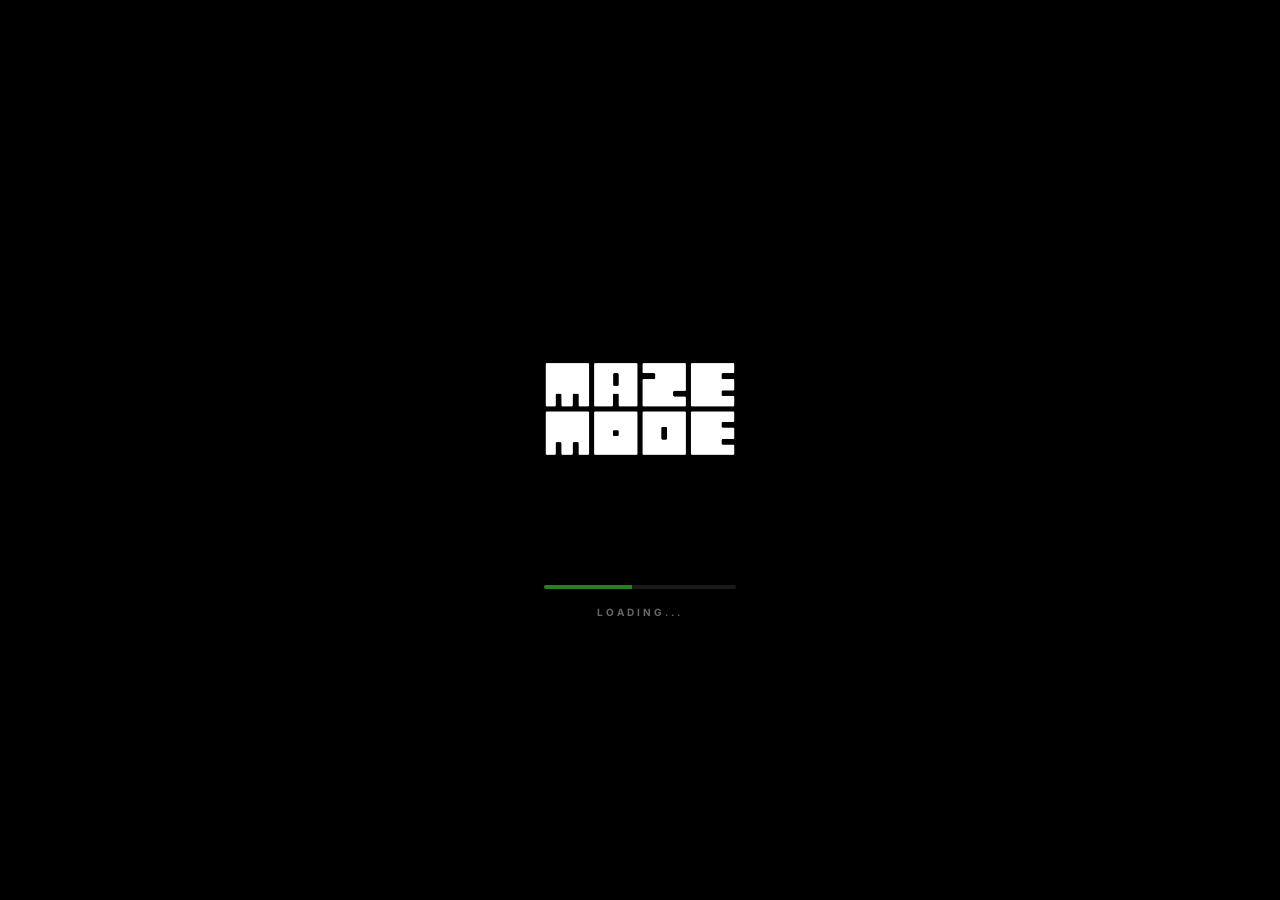
<file: index.html>
<!doctype html>
<html lang="en">
  <head>
    <meta charset="UTF-8" />
    <meta name="viewport" content="width=device-width, initial-scale=1.0, maximum-scale=1.0, user-scalable=no, viewport-fit=cover" />
    <title>Chicken Chase</title>
    <meta name="description" content="A cozy high-stakes 3D herding adventure. Herd the golden chickens into the pen before the sun sets and the light is lost." />
    <meta property="og:title" content="Chicken Chase" />
    <meta property="og:description" content="A cozy high-stakes 3D herding adventure. Herd the golden chickens into the pen before the sun sets and the light is lost." />
    <meta name="theme-color" content="#000000">
    <link href="https://fonts.googleapis.com/css2?family=Anton&family=Inter:wght@400;700;900&display=swap" rel="stylesheet">
    <link rel="icon" type="image/png" href="./icon-192x192.png">
    <meta name="apple-mobile-web-app-status-bar-style" content="black-translucent">
    <script type="module" crossorigin src="./assets/index-BVTUmo7m.js"></script>
    <link rel="stylesheet" crossorigin href="./assets/index-D6sLQywT.css">
  </head>
  <body>
    <div id="root"></div>
  </body>
</html>
</file>
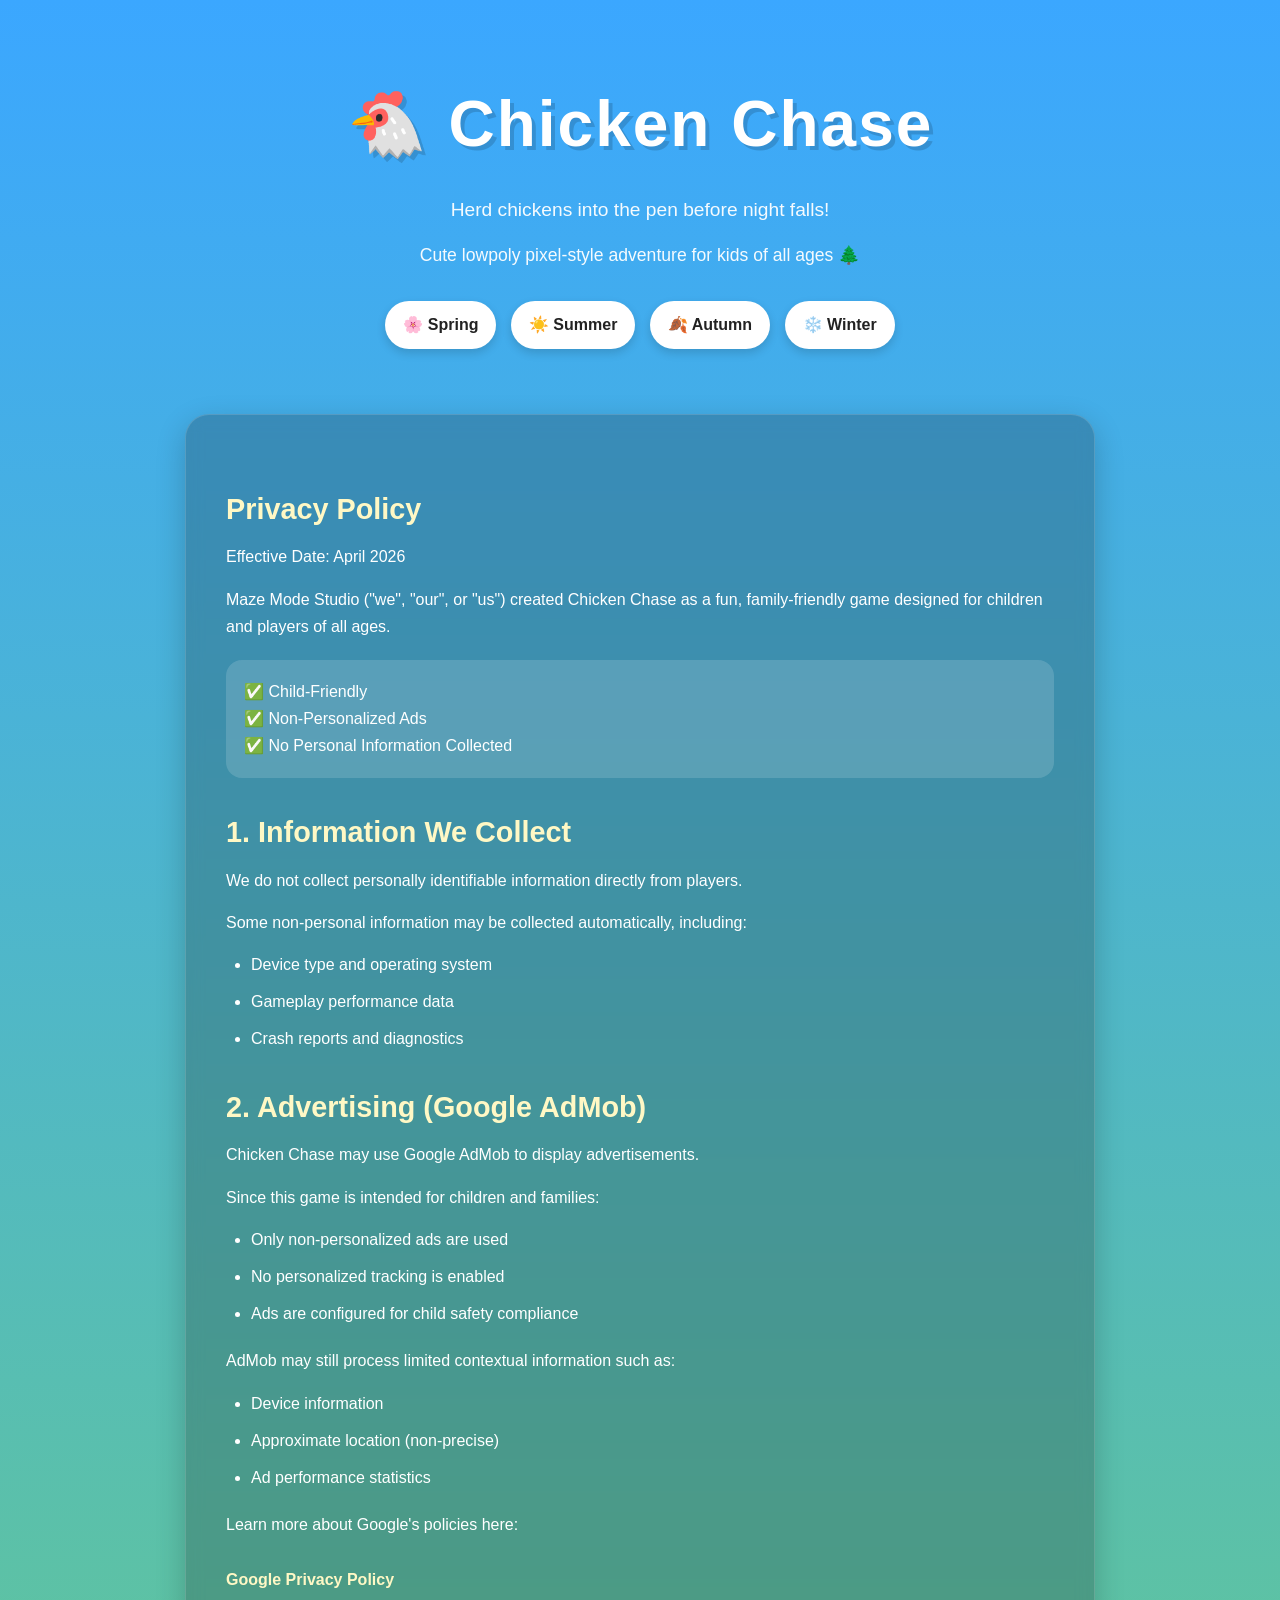
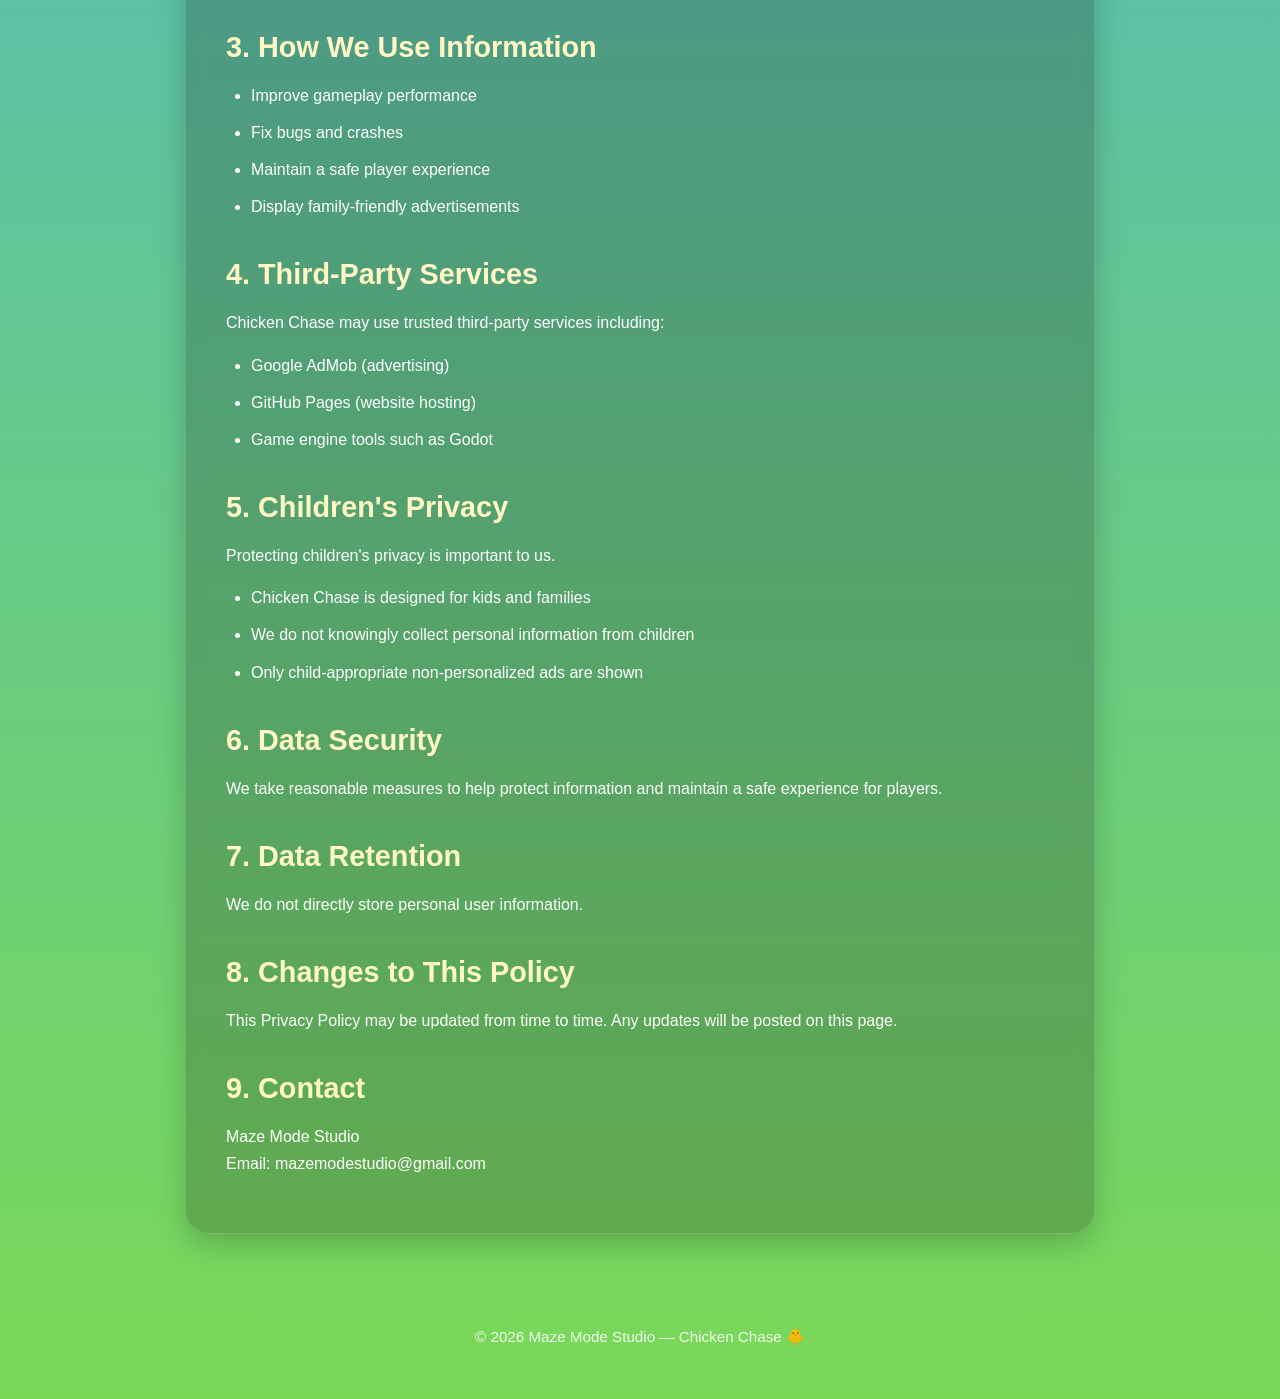
<file: privacy-policy.html>
<!DOCTYPE html>
<html lang="en">
<head>
  <meta charset="UTF-8" />
  <meta name="viewport" content="width=device-width, initial-scale=1.0"/>
  <title>Chicken Chase - Privacy Policy</title>

  <style>
    *{
      margin:0;
      padding:0;
      box-sizing:border-box;
    }

    body{
      font-family: Arial, Helvetica, sans-serif;
      background: linear-gradient(to bottom, #3ba7ff, #7ad957);
      color:#ffffff;
      line-height:1.7;
      overflow-x:hidden;
    }

    .hero{
      text-align:center;
      padding:70px 20px 40px;
    }

    .hero h1{
      font-size:4rem;
      font-weight:900;
      letter-spacing:2px;
      text-shadow:4px 4px 0px rgba(0,0,0,0.15);
    }

    .hero p{
      margin-top:15px;
      font-size:1.2rem;
      opacity:0.95;
    }

    .season-badges{
      margin-top:25px;
    }

    .badge{
      display:inline-block;
      background:#ffffff;
      color:#222;
      padding:10px 18px;
      border-radius:30px;
      margin:5px;
      font-weight:bold;
      box-shadow:0 4px 10px rgba(0,0,0,0.15);
    }

    .container{
      max-width:950px;
      margin:auto;
      padding:20px;
    }

    .card{
      background:rgba(20,20,20,0.22);
      backdrop-filter: blur(8px);
      border-radius:24px;
      padding:40px;
      margin-bottom:40px;
      box-shadow:0 10px 30px rgba(0,0,0,0.2);
      border:1px solid rgba(255,255,255,0.15);
    }

    h2{
      margin-top:30px;
      margin-bottom:10px;
      color:#fff8c5;
      font-size:1.8rem;
    }

    p{
      margin-bottom:15px;
    }

    ul{
      padding-left:25px;
      margin-bottom:20px;
    }

    li{
      margin-bottom:10px;
    }

    .highlight{
      background:rgba(255,255,255,0.15);
      padding:18px;
      border-radius:16px;
      margin:20px 0;
    }

    a{
      color:#fff8c5;
      font-weight:bold;
      text-decoration:none;
    }

    a:hover{
      text-decoration:underline;
    }

    .footer{
      text-align:center;
      padding:30px 20px 50px;
      font-size:0.95rem;
      opacity:0.9;
    }

    .cute{
      font-size:1.1rem;
      margin-top:10px;
      opacity:0.95;
    }

    @media(max-width:768px){

      .hero h1{
        font-size:2.8rem;
      }

      .card{
        padding:25px;
      }

    }
  </style>
</head>

<body>

  <section class="hero">
    <h1>🐔 Chicken Chase</h1>

    <p>
      Herd chickens into the pen before night falls!
    </p>

    <div class="cute">
      Cute lowpoly pixel-style adventure for kids of all ages 🌲
    </div>

    <div class="season-badges">
      <span class="badge">🌸 Spring</span>
      <span class="badge">☀️ Summer</span>
      <span class="badge">🍂 Autumn</span>
      <span class="badge">❄️ Winter</span>
    </div>
  </section>

  <div class="container">

    <div class="card">

      <h2>Privacy Policy</h2>

      <p>
        Effective Date: April 2026
      </p>

      <p>
        Maze Mode Studio ("we", "our", or "us") created Chicken Chase as a fun,
        family-friendly game designed for children and players of all ages.
      </p>

      <div class="highlight">
        ✅ Child-Friendly <br>
        ✅ Non-Personalized Ads <br>
        ✅ No Personal Information Collected
      </div>

      <h2>1. Information We Collect</h2>

      <p>
        We do not collect personally identifiable information directly from players.
      </p>

      <p>
        Some non-personal information may be collected automatically, including:
      </p>

      <ul>
        <li>Device type and operating system</li>
        <li>Gameplay performance data</li>
        <li>Crash reports and diagnostics</li>
      </ul>

      <h2>2. Advertising (Google AdMob)</h2>

      <p>
        Chicken Chase may use Google AdMob to display advertisements.
      </p>

      <p>
        Since this game is intended for children and families:
      </p>

      <ul>
        <li>Only non-personalized ads are used</li>
        <li>No personalized tracking is enabled</li>
        <li>Ads are configured for child safety compliance</li>
      </ul>

      <p>
        AdMob may still process limited contextual information such as:
      </p>

      <ul>
        <li>Device information</li>
        <li>Approximate location (non-precise)</li>
        <li>Ad performance statistics</li>
      </ul>

      <p>
        Learn more about Google's policies here:
        <br><br>

        <a href="https://policies.google.com/privacy" target="_blank">
          Google Privacy Policy
        </a>
      </p>

      <h2>3. How We Use Information</h2>

      <ul>
        <li>Improve gameplay performance</li>
        <li>Fix bugs and crashes</li>
        <li>Maintain a safe player experience</li>
        <li>Display family-friendly advertisements</li>
      </ul>

      <h2>4. Third-Party Services</h2>

      <p>
        Chicken Chase may use trusted third-party services including:
      </p>

      <ul>
        <li>Google AdMob (advertising)</li>
        <li>GitHub Pages (website hosting)</li>
        <li>Game engine tools such as Godot</li>
      </ul>

      <h2>5. Children's Privacy</h2>

      <p>
        Protecting children's privacy is important to us.
      </p>

      <ul>
        <li>Chicken Chase is designed for kids and families</li>
        <li>We do not knowingly collect personal information from children</li>
        <li>Only child-appropriate non-personalized ads are shown</li>
      </ul>

      <h2>6. Data Security</h2>

      <p>
        We take reasonable measures to help protect information and maintain
        a safe experience for players.
      </p>

      <h2>7. Data Retention</h2>

      <p>
        We do not directly store personal user information.
      </p>

      <h2>8. Changes to This Policy</h2>

      <p>
        This Privacy Policy may be updated from time to time.
        Any updates will be posted on this page.
      </p>

      <h2>9. Contact</h2>

      <p>
        Maze Mode Studio <br>
        Email: mazemodestudio@gmail.com
      </p>

    </div>

  </div>

  <div class="footer">
    © 2026 Maze Mode Studio — Chicken Chase 🐥
  </div>

</body>
</html>
</file>
<file: assets/index-D6sLQywT.css>
@import"https://fonts.googleapis.com/css2?family=Press+Start+2P&family=Montserrat:ital,wght@0,900;1,900&display=swap";/*! tailwindcss v4.2.1 | MIT License | https://tailwindcss.com */@layer properties{@supports (((-webkit-hyphens:none)) and (not (margin-trim:inline))) or ((-moz-orient:inline) and (not (color:rgb(from red r g b)))){*,:before,:after,::backdrop{--tw-translate-x:0;--tw-translate-y:0;--tw-translate-z:0;--tw-rotate-x:initial;--tw-rotate-y:initial;--tw-rotate-z:initial;--tw-skew-x:initial;--tw-skew-y:initial;--tw-space-y-reverse:0;--tw-border-style:solid;--tw-gradient-position:initial;--tw-gradient-from:#0000;--tw-gradient-via:#0000;--tw-gradient-to:#0000;--tw-gradient-stops:initial;--tw-gradient-via-stops:initial;--tw-gradient-from-position:0%;--tw-gradient-via-position:50%;--tw-gradient-to-position:100%;--tw-leading:initial;--tw-font-weight:initial;--tw-tracking:initial;--tw-ordinal:initial;--tw-slashed-zero:initial;--tw-numeric-figure:initial;--tw-numeric-spacing:initial;--tw-numeric-fraction:initial;--tw-shadow:0 0 #0000;--tw-shadow-color:initial;--tw-shadow-alpha:100%;--tw-inset-shadow:0 0 #0000;--tw-inset-shadow-color:initial;--tw-inset-shadow-alpha:100%;--tw-ring-color:initial;--tw-ring-shadow:0 0 #0000;--tw-inset-ring-color:initial;--tw-inset-ring-shadow:0 0 #0000;--tw-ring-inset:initial;--tw-ring-offset-width:0px;--tw-ring-offset-color:#fff;--tw-ring-offset-shadow:0 0 #0000;--tw-outline-style:solid;--tw-blur:initial;--tw-brightness:initial;--tw-contrast:initial;--tw-grayscale:initial;--tw-hue-rotate:initial;--tw-invert:initial;--tw-opacity:initial;--tw-saturate:initial;--tw-sepia:initial;--tw-drop-shadow:initial;--tw-drop-shadow-color:initial;--tw-drop-shadow-alpha:100%;--tw-drop-shadow-size:initial;--tw-backdrop-blur:initial;--tw-backdrop-brightness:initial;--tw-backdrop-contrast:initial;--tw-backdrop-grayscale:initial;--tw-backdrop-hue-rotate:initial;--tw-backdrop-invert:initial;--tw-backdrop-opacity:initial;--tw-backdrop-saturate:initial;--tw-backdrop-sepia:initial;--tw-duration:initial;--tw-scale-x:1;--tw-scale-y:1;--tw-scale-z:1}}}@layer theme{:root,:host{--font-sans:"Inter", ui-sans-serif, system-ui, sans-serif;--font-mono:ui-monospace, SFMono-Regular, Menlo, Monaco, Consolas, "Liberation Mono", "Courier New", monospace;--color-gray-50:oklch(98.5% .002 247.839);--color-black:#000;--color-white:#fff;--spacing:.25rem;--container-sm:24rem;--container-md:28rem;--container-5xl:64rem;--text-xs:.75rem;--text-xs--line-height:calc(1 / .75);--text-sm:.875rem;--text-sm--line-height:calc(1.25 / .875);--text-xl:1.25rem;--text-xl--line-height:calc(1.75 / 1.25);--text-3xl:1.875rem;--text-3xl--line-height: 1.2 ;--text-4xl:2.25rem;--text-4xl--line-height:calc(2.5 / 2.25);--text-5xl:3rem;--text-5xl--line-height:1;--font-weight-bold:700;--font-weight-extrabold:800;--font-weight-black:900;--tracking-tighter:-.05em;--tracking-tight:-.025em;--tracking-wider:.05em;--tracking-widest:.1em;--radius-xl:.75rem;--radius-2xl:1rem;--drop-shadow-2xl:0 25px 25px #00000026;--animate-pulse:pulse 2s cubic-bezier(.4, 0, .6, 1) infinite;--blur-md:12px;--blur-xl:24px;--default-transition-duration:.15s;--default-transition-timing-function:cubic-bezier(.4, 0, .2, 1);--default-font-family:var(--font-sans);--default-mono-font-family:var(--font-mono);--font-pixel:"Press Start 2P", system-ui, sans-serif;--font-montserrat:"Montserrat", sans-serif;--color-accent:#21831e}}@layer base{*,:after,:before,::backdrop{box-sizing:border-box;border:0 solid;margin:0;padding:0}::file-selector-button{box-sizing:border-box;border:0 solid;margin:0;padding:0}html,:host{-webkit-text-size-adjust:100%;-moz-tab-size:4;tab-size:4;line-height:1.5;font-family:var(--default-font-family,ui-sans-serif, system-ui, sans-serif, "Apple Color Emoji", "Segoe UI Emoji", "Segoe UI Symbol", "Noto Color Emoji");font-feature-settings:var(--default-font-feature-settings,normal);font-variation-settings:var(--default-font-variation-settings,normal);-webkit-tap-highlight-color:transparent}hr{height:0;color:inherit;border-top-width:1px}abbr:where([title]){-webkit-text-decoration:underline dotted;text-decoration:underline dotted}h1,h2,h3,h4,h5,h6{font-size:inherit;font-weight:inherit}a{color:inherit;-webkit-text-decoration:inherit;text-decoration:inherit}b,strong{font-weight:bolder}code,kbd,samp,pre{font-family:var(--default-mono-font-family,ui-monospace, SFMono-Regular, Menlo, Monaco, Consolas, "Liberation Mono", "Courier New", monospace);font-feature-settings:var(--default-mono-font-feature-settings,normal);font-variation-settings:var(--default-mono-font-variation-settings,normal);font-size:1em}small{font-size:80%}sub,sup{vertical-align:baseline;font-size:75%;line-height:0;position:relative}sub{bottom:-.25em}sup{top:-.5em}table{text-indent:0;border-color:inherit;border-collapse:collapse}:-moz-focusring{outline:auto}progress{vertical-align:baseline}summary{display:list-item}ol,ul,menu{list-style:none}img,svg,video,canvas,audio,iframe,embed,object{vertical-align:middle;display:block}img,video{max-width:100%;height:auto}button,input,select,optgroup,textarea{font:inherit;font-feature-settings:inherit;font-variation-settings:inherit;letter-spacing:inherit;color:inherit;opacity:1;background-color:#0000;border-radius:0}::file-selector-button{font:inherit;font-feature-settings:inherit;font-variation-settings:inherit;letter-spacing:inherit;color:inherit;opacity:1;background-color:#0000;border-radius:0}:where(select:is([multiple],[size])) optgroup{font-weight:bolder}:where(select:is([multiple],[size])) optgroup option{padding-inline-start:20px}::file-selector-button{margin-inline-end:4px}::placeholder{opacity:1}@supports (not ((-webkit-appearance:-apple-pay-button))) or (contain-intrinsic-size:1px){::placeholder{color:currentColor}@supports (color:color-mix(in lab,red,red)){::placeholder{color:color-mix(in oklab,currentcolor 50%,transparent)}}}textarea{resize:vertical}::-webkit-search-decoration{-webkit-appearance:none}::-webkit-date-and-time-value{min-height:1lh;text-align:inherit}::-webkit-datetime-edit{display:inline-flex}::-webkit-datetime-edit-fields-wrapper{padding:0}::-webkit-datetime-edit{padding-block:0}::-webkit-datetime-edit-year-field{padding-block:0}::-webkit-datetime-edit-month-field{padding-block:0}::-webkit-datetime-edit-day-field{padding-block:0}::-webkit-datetime-edit-hour-field{padding-block:0}::-webkit-datetime-edit-minute-field{padding-block:0}::-webkit-datetime-edit-second-field{padding-block:0}::-webkit-datetime-edit-millisecond-field{padding-block:0}::-webkit-datetime-edit-meridiem-field{padding-block:0}::-webkit-calendar-picker-indicator{line-height:1}:-moz-ui-invalid{box-shadow:none}button,input:where([type=button],[type=reset],[type=submit]){-webkit-appearance:button;-moz-appearance:button;appearance:button}::file-selector-button{-webkit-appearance:button;-moz-appearance:button;appearance:button}::-webkit-inner-spin-button{height:auto}::-webkit-outer-spin-button{height:auto}[hidden]:where(:not([hidden=until-found])){display:none!important}body{background-color:var(--color-black);color:var(--color-white);-webkit-font-smoothing:antialiased;-moz-osx-font-smoothing:grayscale;overflow:hidden}}@layer components;@layer utilities{.pointer-events-auto{pointer-events:auto}.pointer-events-none{pointer-events:none}.visible{visibility:visible}.absolute{position:absolute}.fixed{position:fixed}.relative{position:relative}.static{position:static}.inset-0{inset:calc(var(--spacing) * 0)}.inset-x-0{inset-inline:calc(var(--spacing) * 0)}.inset-y-0{inset-block:calc(var(--spacing) * 0)}.start{inset-inline-start:var(--spacing)}.end{inset-inline-end:var(--spacing)}.top-1{top:calc(var(--spacing) * 1)}.top-1\/2{top:50%}.top-6{top:calc(var(--spacing) * 6)}.right-2{right:calc(var(--spacing) * 2)}.right-6{right:calc(var(--spacing) * 6)}.-bottom-1{bottom:calc(var(--spacing) * -1)}.-bottom-4{bottom:calc(var(--spacing) * -4)}.bottom-0{bottom:calc(var(--spacing) * 0)}.bottom-12{bottom:calc(var(--spacing) * 12)}.left-0{left:calc(var(--spacing) * 0)}.left-1{left:calc(var(--spacing) * 1)}.left-1\/2{left:50%}.left-2{left:calc(var(--spacing) * 2)}.left-6{left:calc(var(--spacing) * 6)}.left-7{left:calc(var(--spacing) * 7)}.-z-10{z-index:-10}.z-10{z-index:10}.z-20{z-index:20}.z-50{z-index:50}.z-\[65\]{z-index:65}.z-\[70\]{z-index:70}.z-\[80\]{z-index:80}.z-\[100\]{z-index:100}.z-\[9999\]{z-index:9999}.z-\[10000\]{z-index:10000}.mx-auto{margin-inline:auto}.mt-4{margin-top:calc(var(--spacing) * 4)}.mb-12{margin-bottom:calc(var(--spacing) * 12)}.flex{display:flex}.grid{display:grid}.hidden{display:none}.inline-flex{display:inline-flex}.h-1{height:calc(var(--spacing) * 1)}.h-1\.5{height:calc(var(--spacing) * 1.5)}.h-1\/2{height:50%}.h-4{height:calc(var(--spacing) * 4)}.h-5{height:calc(var(--spacing) * 5)}.h-6{height:calc(var(--spacing) * 6)}.h-8{height:calc(var(--spacing) * 8)}.h-10{height:calc(var(--spacing) * 10)}.h-14{height:calc(var(--spacing) * 14)}.h-20{height:calc(var(--spacing) * 20)}.h-32{height:calc(var(--spacing) * 32)}.h-36{height:calc(var(--spacing) * 36)}.h-64{height:calc(var(--spacing) * 64)}.h-\[300px\]{height:300px}.h-full{height:100%}.h-screen{height:100vh}.max-h-\[85vh\]{max-height:85vh}.w-5{width:calc(var(--spacing) * 5)}.w-6{width:calc(var(--spacing) * 6)}.w-10{width:calc(var(--spacing) * 10)}.w-14{width:calc(var(--spacing) * 14)}.w-20{width:calc(var(--spacing) * 20)}.w-32{width:calc(var(--spacing) * 32)}.w-48{width:calc(var(--spacing) * 48)}.w-64{width:calc(var(--spacing) * 64)}.w-\[240px\]{width:240px}.w-full{width:100%}.max-w-5xl{max-width:var(--container-5xl)}.max-w-md{max-width:var(--container-md)}.max-w-sm{max-width:var(--container-sm)}.shrink{flex-shrink:1}.-translate-x-1\/2{--tw-translate-x: -50% ;translate:var(--tw-translate-x) var(--tw-translate-y)}.-translate-y-1\/2{--tw-translate-y: -50% ;translate:var(--tw-translate-x) var(--tw-translate-y)}.transform{transform:var(--tw-rotate-x,) var(--tw-rotate-y,) var(--tw-rotate-z,) var(--tw-skew-x,) var(--tw-skew-y,)}.animate-pulse{animation:var(--animate-pulse)}.cursor-not-allowed{cursor:not-allowed}.cursor-pointer{cursor:pointer}.resize{resize:both}.grid-cols-2{grid-template-columns:repeat(2,minmax(0,1fr))}.flex-col{flex-direction:column}.items-center{align-items:center}.justify-between{justify-content:space-between}.justify-center{justify-content:center}.gap-1{gap:calc(var(--spacing) * 1)}.gap-1\.5{gap:calc(var(--spacing) * 1.5)}.gap-2{gap:calc(var(--spacing) * 2)}.gap-3{gap:calc(var(--spacing) * 3)}.gap-4{gap:calc(var(--spacing) * 4)}.gap-8{gap:calc(var(--spacing) * 8)}.gap-10{gap:calc(var(--spacing) * 10)}.gap-12{gap:calc(var(--spacing) * 12)}:where(.space-y-4>:not(:last-child)){--tw-space-y-reverse:0;margin-block-start:calc(calc(var(--spacing) * 4) * var(--tw-space-y-reverse));margin-block-end:calc(calc(var(--spacing) * 4) * calc(1 - var(--tw-space-y-reverse)))}:where(.space-y-6>:not(:last-child)){--tw-space-y-reverse:0;margin-block-start:calc(calc(var(--spacing) * 6) * var(--tw-space-y-reverse));margin-block-end:calc(calc(var(--spacing) * 6) * calc(1 - var(--tw-space-y-reverse)))}:where(.space-y-8>:not(:last-child)){--tw-space-y-reverse:0;margin-block-start:calc(calc(var(--spacing) * 8) * var(--tw-space-y-reverse));margin-block-end:calc(calc(var(--spacing) * 8) * calc(1 - var(--tw-space-y-reverse)))}.overflow-hidden{overflow:hidden}.rounded{border-radius:.25rem}.rounded-2xl{border-radius:var(--radius-2xl)}.rounded-\[40px\]{border-radius:40px}.rounded-full{border-radius:3.40282e38px}.rounded-xl{border-radius:var(--radius-xl)}.border{border-style:var(--tw-border-style);border-width:1px}.border-\[\#21831e\]\/30{border-color:#21831e4d}.border-\[\#21831e\]\/50{border-color:#21831e80}.border-black\/5{border-color:#0000000d}@supports (color:color-mix(in lab,red,red)){.border-black\/5{border-color:color-mix(in oklab,var(--color-black) 5%,transparent)}}.border-white\/5{border-color:#ffffff0d}@supports (color:color-mix(in lab,red,red)){.border-white\/5{border-color:color-mix(in oklab,var(--color-white) 5%,transparent)}}.border-white\/10{border-color:#ffffff1a}@supports (color:color-mix(in lab,red,red)){.border-white\/10{border-color:color-mix(in oklab,var(--color-white) 10%,transparent)}}.bg-\[\#21831e\]{background-color:#21831e}.bg-\[\#21831e\]\/20{background-color:#21831e33}.bg-accent{background-color:var(--color-accent)}.bg-accent\/20{background-color:#21831e33}@supports (color:color-mix(in lab,red,red)){.bg-accent\/20{background-color:color-mix(in oklab,var(--color-accent) 20%,transparent)}}.bg-black{background-color:var(--color-black)}.bg-black\/5{background-color:#0000000d}@supports (color:color-mix(in lab,red,red)){.bg-black\/5{background-color:color-mix(in oklab,var(--color-black) 5%,transparent)}}.bg-black\/10{background-color:#0000001a}@supports (color:color-mix(in lab,red,red)){.bg-black\/10{background-color:color-mix(in oklab,var(--color-black) 10%,transparent)}}.bg-black\/20{background-color:#0003}@supports (color:color-mix(in lab,red,red)){.bg-black\/20{background-color:color-mix(in oklab,var(--color-black) 20%,transparent)}}.bg-white{background-color:var(--color-white)}.bg-white\/5{background-color:#ffffff0d}@supports (color:color-mix(in lab,red,red)){.bg-white\/5{background-color:color-mix(in oklab,var(--color-white) 5%,transparent)}}.bg-white\/10{background-color:#ffffff1a}@supports (color:color-mix(in lab,red,red)){.bg-white\/10{background-color:color-mix(in oklab,var(--color-white) 10%,transparent)}}.bg-white\/90{background-color:#ffffffe6}@supports (color:color-mix(in lab,red,red)){.bg-white\/90{background-color:color-mix(in oklab,var(--color-white) 90%,transparent)}}.bg-gradient-to-b{--tw-gradient-position:to bottom in oklab;background-image:linear-gradient(var(--tw-gradient-stops))}.bg-gradient-to-t{--tw-gradient-position:to top in oklab;background-image:linear-gradient(var(--tw-gradient-stops))}.from-\[\#005999\]{--tw-gradient-from:#005999;--tw-gradient-stops:var(--tw-gradient-via-stops,var(--tw-gradient-position), var(--tw-gradient-from) var(--tw-gradient-from-position), var(--tw-gradient-to) var(--tw-gradient-to-position))}.from-black\/80{--tw-gradient-from:#000c}@supports (color:color-mix(in lab,red,red)){.from-black\/80{--tw-gradient-from:color-mix(in oklab, var(--color-black) 80%, transparent)}}.from-black\/80{--tw-gradient-stops:var(--tw-gradient-via-stops,var(--tw-gradient-position), var(--tw-gradient-from) var(--tw-gradient-from-position), var(--tw-gradient-to) var(--tw-gradient-to-position))}.to-\[\#0095FF\]{--tw-gradient-to:#0095ff;--tw-gradient-stops:var(--tw-gradient-via-stops,var(--tw-gradient-position), var(--tw-gradient-from) var(--tw-gradient-from-position), var(--tw-gradient-to) var(--tw-gradient-to-position))}.to-transparent{--tw-gradient-to:transparent;--tw-gradient-stops:var(--tw-gradient-via-stops,var(--tw-gradient-position), var(--tw-gradient-from) var(--tw-gradient-from-position), var(--tw-gradient-to) var(--tw-gradient-to-position))}.fill-black{fill:var(--color-black)}.fill-white{fill:var(--color-white)}.object-contain{object-fit:contain}.p-1\.5{padding:calc(var(--spacing) * 1.5)}.p-2{padding:calc(var(--spacing) * 2)}.p-3{padding:calc(var(--spacing) * 3)}.p-4{padding:calc(var(--spacing) * 4)}.p-6{padding:calc(var(--spacing) * 6)}.p-8{padding:calc(var(--spacing) * 8)}.px-3{padding-inline:calc(var(--spacing) * 3)}.px-4{padding-inline:calc(var(--spacing) * 4)}.px-8{padding-inline:calc(var(--spacing) * 8)}.py-2{padding-block:calc(var(--spacing) * 2)}.py-4{padding-block:calc(var(--spacing) * 4)}.pr-1{padding-right:calc(var(--spacing) * 1)}.text-center{text-align:center}.text-left{text-align:left}.font-montserrat{font-family:var(--font-montserrat)}.font-pixel{font-family:var(--font-pixel)}.font-sans{font-family:var(--font-sans)}.text-3xl{font-size:var(--text-3xl);line-height:var(--tw-leading,var(--text-3xl--line-height))}.text-4xl{font-size:var(--text-4xl);line-height:var(--tw-leading,var(--text-4xl--line-height))}.text-5xl{font-size:var(--text-5xl);line-height:var(--tw-leading,var(--text-5xl--line-height))}.text-sm{font-size:var(--text-sm);line-height:var(--tw-leading,var(--text-sm--line-height))}.text-xl{font-size:var(--text-xl);line-height:var(--tw-leading,var(--text-xl--line-height))}.text-xs{font-size:var(--text-xs);line-height:var(--tw-leading,var(--text-xs--line-height))}.text-\[10px\]{font-size:10px}.text-\[12px\]{font-size:12px}.leading-none{--tw-leading:1;line-height:1}.font-black{--tw-font-weight:var(--font-weight-black);font-weight:var(--font-weight-black)}.font-bold{--tw-font-weight:var(--font-weight-bold);font-weight:var(--font-weight-bold)}.font-extrabold{--tw-font-weight:var(--font-weight-extrabold);font-weight:var(--font-weight-extrabold)}.tracking-\[0\.2em\]{--tw-tracking:.2em;letter-spacing:.2em}.tracking-\[0\.3em\]{--tw-tracking:.3em;letter-spacing:.3em}.tracking-tight{--tw-tracking:var(--tracking-tight);letter-spacing:var(--tracking-tight)}.tracking-tighter{--tw-tracking:var(--tracking-tighter);letter-spacing:var(--tracking-tighter)}.tracking-wider{--tw-tracking:var(--tracking-wider);letter-spacing:var(--tracking-wider)}.tracking-widest{--tw-tracking:var(--tracking-widest);letter-spacing:var(--tracking-widest)}.text-\[\#21831e\]{color:#21831e}.text-accent{color:var(--color-accent)}.text-black{color:var(--color-black)}.text-black\/35{color:#00000059}@supports (color:color-mix(in lab,red,red)){.text-black\/35{color:color-mix(in oklab,var(--color-black) 35%,transparent)}}.text-black\/40{color:#0006}@supports (color:color-mix(in lab,red,red)){.text-black\/40{color:color-mix(in oklab,var(--color-black) 40%,transparent)}}.text-white{color:var(--color-white)}.text-white\/40{color:#fff6}@supports (color:color-mix(in lab,red,red)){.text-white\/40{color:color-mix(in oklab,var(--color-white) 40%,transparent)}}.text-white\/60{color:#fff9}@supports (color:color-mix(in lab,red,red)){.text-white\/60{color:color-mix(in oklab,var(--color-white) 60%,transparent)}}.uppercase{text-transform:uppercase}.italic{font-style:italic}.tabular-nums{--tw-numeric-spacing:tabular-nums;font-variant-numeric:var(--tw-ordinal,) var(--tw-slashed-zero,) var(--tw-numeric-figure,) var(--tw-numeric-spacing,) var(--tw-numeric-fraction,)}.opacity-0{opacity:0}.opacity-50{opacity:.5}.opacity-100{opacity:1}.shadow{--tw-shadow:0 1px 3px 0 var(--tw-shadow-color,#0000001a), 0 1px 2px -1px var(--tw-shadow-color,#0000001a);box-shadow:var(--tw-inset-shadow),var(--tw-inset-ring-shadow),var(--tw-ring-offset-shadow),var(--tw-ring-shadow),var(--tw-shadow)}.shadow-\[0_0_15px_rgba\(255\,255\,255\,0\.5\)\]{--tw-shadow:0 0 15px var(--tw-shadow-color,#ffffff80);box-shadow:var(--tw-inset-shadow),var(--tw-inset-ring-shadow),var(--tw-ring-offset-shadow),var(--tw-ring-shadow),var(--tw-shadow)}.shadow-sm{--tw-shadow:0 1px 3px 0 var(--tw-shadow-color,#0000001a), 0 1px 2px -1px var(--tw-shadow-color,#0000001a);box-shadow:var(--tw-inset-shadow),var(--tw-inset-ring-shadow),var(--tw-ring-offset-shadow),var(--tw-ring-shadow),var(--tw-shadow)}.shadow-xl{--tw-shadow:0 20px 25px -5px var(--tw-shadow-color,#0000001a), 0 8px 10px -6px var(--tw-shadow-color,#0000001a);box-shadow:var(--tw-inset-shadow),var(--tw-inset-ring-shadow),var(--tw-ring-offset-shadow),var(--tw-ring-shadow),var(--tw-shadow)}.outline{outline-style:var(--tw-outline-style);outline-width:1px}.blur-md{--tw-blur:blur(var(--blur-md));filter:var(--tw-blur,) var(--tw-brightness,) var(--tw-contrast,) var(--tw-grayscale,) var(--tw-hue-rotate,) var(--tw-invert,) var(--tw-saturate,) var(--tw-sepia,) var(--tw-drop-shadow,)}.blur-xl{--tw-blur:blur(var(--blur-xl));filter:var(--tw-blur,) var(--tw-brightness,) var(--tw-contrast,) var(--tw-grayscale,) var(--tw-hue-rotate,) var(--tw-invert,) var(--tw-saturate,) var(--tw-sepia,) var(--tw-drop-shadow,)}.drop-shadow-2xl{--tw-drop-shadow-size:drop-shadow(0 25px 25px var(--tw-drop-shadow-color,#00000026));--tw-drop-shadow:drop-shadow(var(--drop-shadow-2xl));filter:var(--tw-blur,) var(--tw-brightness,) var(--tw-contrast,) var(--tw-grayscale,) var(--tw-hue-rotate,) var(--tw-invert,) var(--tw-saturate,) var(--tw-sepia,) var(--tw-drop-shadow,)}.drop-shadow-\[0_2px_0_rgba\(0\,0\,0\,0\.3\)\]{--tw-drop-shadow-size:drop-shadow(0 2px 0 var(--tw-drop-shadow-color,#0000004d));--tw-drop-shadow:var(--tw-drop-shadow-size);filter:var(--tw-blur,) var(--tw-brightness,) var(--tw-contrast,) var(--tw-grayscale,) var(--tw-hue-rotate,) var(--tw-invert,) var(--tw-saturate,) var(--tw-sepia,) var(--tw-drop-shadow,)}.drop-shadow-\[0_4px_4px_rgba\(0\,0\,0\,0\.2\)\]{--tw-drop-shadow-size:drop-shadow(0 4px 4px var(--tw-drop-shadow-color,#0003));--tw-drop-shadow:var(--tw-drop-shadow-size);filter:var(--tw-blur,) var(--tw-brightness,) var(--tw-contrast,) var(--tw-grayscale,) var(--tw-hue-rotate,) var(--tw-invert,) var(--tw-saturate,) var(--tw-sepia,) var(--tw-drop-shadow,)}.backdrop-blur-md{--tw-backdrop-blur:blur(var(--blur-md));-webkit-backdrop-filter:var(--tw-backdrop-blur,) var(--tw-backdrop-brightness,) var(--tw-backdrop-contrast,) var(--tw-backdrop-grayscale,) var(--tw-backdrop-hue-rotate,) var(--tw-backdrop-invert,) var(--tw-backdrop-opacity,) var(--tw-backdrop-saturate,) var(--tw-backdrop-sepia,);backdrop-filter:var(--tw-backdrop-blur,) var(--tw-backdrop-brightness,) var(--tw-backdrop-contrast,) var(--tw-backdrop-grayscale,) var(--tw-backdrop-hue-rotate,) var(--tw-backdrop-invert,) var(--tw-backdrop-opacity,) var(--tw-backdrop-saturate,) var(--tw-backdrop-sepia,)}.backdrop-blur-xl{--tw-backdrop-blur:blur(var(--blur-xl));-webkit-backdrop-filter:var(--tw-backdrop-blur,) var(--tw-backdrop-brightness,) var(--tw-backdrop-contrast,) var(--tw-backdrop-grayscale,) var(--tw-backdrop-hue-rotate,) var(--tw-backdrop-invert,) var(--tw-backdrop-opacity,) var(--tw-backdrop-saturate,) var(--tw-backdrop-sepia,);backdrop-filter:var(--tw-backdrop-blur,) var(--tw-backdrop-brightness,) var(--tw-backdrop-contrast,) var(--tw-backdrop-grayscale,) var(--tw-backdrop-hue-rotate,) var(--tw-backdrop-invert,) var(--tw-backdrop-opacity,) var(--tw-backdrop-saturate,) var(--tw-backdrop-sepia,)}.transition{transition-property:color,background-color,border-color,outline-color,text-decoration-color,fill,stroke,--tw-gradient-from,--tw-gradient-via,--tw-gradient-to,opacity,box-shadow,transform,translate,scale,rotate,filter,-webkit-backdrop-filter,backdrop-filter,display,content-visibility,overlay,pointer-events;transition-timing-function:var(--tw-ease,var(--default-transition-timing-function));transition-duration:var(--tw-duration,var(--default-transition-duration))}.transition-all{transition-property:all;transition-timing-function:var(--tw-ease,var(--default-transition-timing-function));transition-duration:var(--tw-duration,var(--default-transition-duration))}.transition-colors{transition-property:color,background-color,border-color,outline-color,text-decoration-color,fill,stroke,--tw-gradient-from,--tw-gradient-via,--tw-gradient-to;transition-timing-function:var(--tw-ease,var(--default-transition-timing-function));transition-duration:var(--tw-duration,var(--default-transition-duration))}.transition-opacity{transition-property:opacity;transition-timing-function:var(--tw-ease,var(--default-transition-timing-function));transition-duration:var(--tw-duration,var(--default-transition-duration))}.transition-transform{transition-property:transform,translate,scale,rotate;transition-timing-function:var(--tw-ease,var(--default-transition-timing-function));transition-duration:var(--tw-duration,var(--default-transition-duration))}.duration-200{--tw-duration:.2s;transition-duration:.2s}.duration-300{--tw-duration:.3s;transition-duration:.3s}.select-none{-webkit-user-select:none;user-select:none}@media(hover:hover){.group-hover\:rotate-\[-45deg\]:is(:where(.group):hover *){rotate:-45deg}}.group-active\:translate-y-\[4px\]:is(:where(.group):active *){--tw-translate-y:4px;translate:var(--tw-translate-x) var(--tw-translate-y)}.group-active\:opacity-0:is(:where(.group):active *){opacity:0}@media(hover:hover){.hover\:bg-\[\#1a6a18\]:hover{background-color:#1a6a18}.hover\:bg-\[\#2cb028\]:hover{background-color:#2cb028}.hover\:bg-gray-50:hover{background-color:var(--color-gray-50)}.hover\:bg-white:hover{background-color:var(--color-white)}.hover\:text-black\/70:hover{color:#000000b3}@supports (color:color-mix(in lab,red,red)){.hover\:text-black\/70:hover{color:color-mix(in oklab,var(--color-black) 70%,transparent)}}}.active\:scale-90:active{--tw-scale-x:90%;--tw-scale-y:90%;--tw-scale-z:90%;scale:var(--tw-scale-x) var(--tw-scale-y)}.active\:scale-95:active{--tw-scale-x:95%;--tw-scale-y:95%;--tw-scale-z:95%;scale:var(--tw-scale-x) var(--tw-scale-y)}@media(min-width:48rem){.md\:block{display:block}.md\:hidden{display:none}.md\:h-48{height:calc(var(--spacing) * 48)}.md\:p-8{padding:calc(var(--spacing) * 8)}}@media(orientation:landscape){.landscape\:block{display:block}.landscape\:hidden{display:none}}.vignette-overlay{background:radial-gradient(circle,#0000 40%,#581c8740)}}@property --tw-translate-x{syntax:"*";inherits:false;initial-value:0}@property --tw-translate-y{syntax:"*";inherits:false;initial-value:0}@property --tw-translate-z{syntax:"*";inherits:false;initial-value:0}@property --tw-rotate-x{syntax:"*";inherits:false}@property --tw-rotate-y{syntax:"*";inherits:false}@property --tw-rotate-z{syntax:"*";inherits:false}@property --tw-skew-x{syntax:"*";inherits:false}@property --tw-skew-y{syntax:"*";inherits:false}@property --tw-space-y-reverse{syntax:"*";inherits:false;initial-value:0}@property --tw-border-style{syntax:"*";inherits:false;initial-value:solid}@property --tw-gradient-position{syntax:"*";inherits:false}@property --tw-gradient-from{syntax:"<color>";inherits:false;initial-value:#0000}@property --tw-gradient-via{syntax:"<color>";inherits:false;initial-value:#0000}@property --tw-gradient-to{syntax:"<color>";inherits:false;initial-value:#0000}@property --tw-gradient-stops{syntax:"*";inherits:false}@property --tw-gradient-via-stops{syntax:"*";inherits:false}@property --tw-gradient-from-position{syntax:"<length-percentage>";inherits:false;initial-value:0%}@property --tw-gradient-via-position{syntax:"<length-percentage>";inherits:false;initial-value:50%}@property --tw-gradient-to-position{syntax:"<length-percentage>";inherits:false;initial-value:100%}@property --tw-leading{syntax:"*";inherits:false}@property --tw-font-weight{syntax:"*";inherits:false}@property --tw-tracking{syntax:"*";inherits:false}@property --tw-ordinal{syntax:"*";inherits:false}@property --tw-slashed-zero{syntax:"*";inherits:false}@property --tw-numeric-figure{syntax:"*";inherits:false}@property --tw-numeric-spacing{syntax:"*";inherits:false}@property --tw-numeric-fraction{syntax:"*";inherits:false}@property --tw-shadow{syntax:"*";inherits:false;initial-value:0 0 #0000}@property --tw-shadow-color{syntax:"*";inherits:false}@property --tw-shadow-alpha{syntax:"<percentage>";inherits:false;initial-value:100%}@property --tw-inset-shadow{syntax:"*";inherits:false;initial-value:0 0 #0000}@property --tw-inset-shadow-color{syntax:"*";inherits:false}@property --tw-inset-shadow-alpha{syntax:"<percentage>";inherits:false;initial-value:100%}@property --tw-ring-color{syntax:"*";inherits:false}@property --tw-ring-shadow{syntax:"*";inherits:false;initial-value:0 0 #0000}@property --tw-inset-ring-color{syntax:"*";inherits:false}@property --tw-inset-ring-shadow{syntax:"*";inherits:false;initial-value:0 0 #0000}@property --tw-ring-inset{syntax:"*";inherits:false}@property --tw-ring-offset-width{syntax:"<length>";inherits:false;initial-value:0}@property --tw-ring-offset-color{syntax:"*";inherits:false;initial-value:#fff}@property --tw-ring-offset-shadow{syntax:"*";inherits:false;initial-value:0 0 #0000}@property --tw-outline-style{syntax:"*";inherits:false;initial-value:solid}@property --tw-blur{syntax:"*";inherits:false}@property --tw-brightness{syntax:"*";inherits:false}@property --tw-contrast{syntax:"*";inherits:false}@property --tw-grayscale{syntax:"*";inherits:false}@property --tw-hue-rotate{syntax:"*";inherits:false}@property --tw-invert{syntax:"*";inherits:false}@property --tw-opacity{syntax:"*";inherits:false}@property --tw-saturate{syntax:"*";inherits:false}@property --tw-sepia{syntax:"*";inherits:false}@property --tw-drop-shadow{syntax:"*";inherits:false}@property --tw-drop-shadow-color{syntax:"*";inherits:false}@property --tw-drop-shadow-alpha{syntax:"<percentage>";inherits:false;initial-value:100%}@property --tw-drop-shadow-size{syntax:"*";inherits:false}@property --tw-backdrop-blur{syntax:"*";inherits:false}@property --tw-backdrop-brightness{syntax:"*";inherits:false}@property --tw-backdrop-contrast{syntax:"*";inherits:false}@property --tw-backdrop-grayscale{syntax:"*";inherits:false}@property --tw-backdrop-hue-rotate{syntax:"*";inherits:false}@property --tw-backdrop-invert{syntax:"*";inherits:false}@property --tw-backdrop-opacity{syntax:"*";inherits:false}@property --tw-backdrop-saturate{syntax:"*";inherits:false}@property --tw-backdrop-sepia{syntax:"*";inherits:false}@property --tw-duration{syntax:"*";inherits:false}@property --tw-scale-x{syntax:"*";inherits:false;initial-value:1}@property --tw-scale-y{syntax:"*";inherits:false;initial-value:1}@property --tw-scale-z{syntax:"*";inherits:false;initial-value:1}@keyframes pulse{50%{opacity:.5}}
</file>
